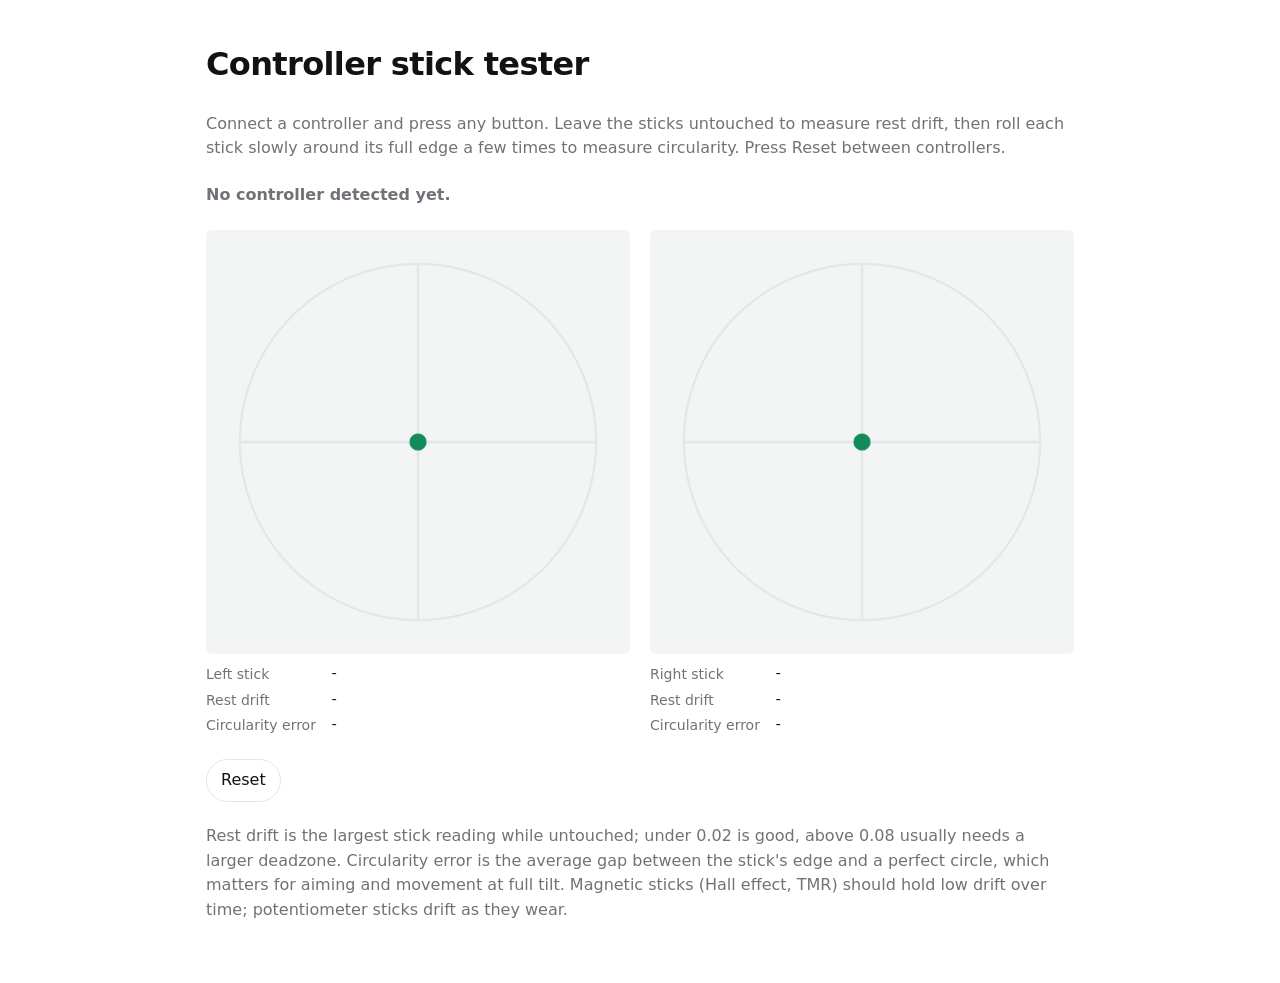
<file: tools/gamepad-stick-tester/index.html>
<!doctype html>
<html lang="en">
<head>
<meta charset="utf-8">
<meta name="viewport" content="width=device-width, initial-scale=1">
<title>Controller Stick Tester</title>
<meta name="description" content="Check a game controller's stick drift at rest and circularity in the browser. Works with Hall effect, TMR and potentiometer sticks.">
<style>
:root { --bg: #fff; --fg: #111213; --muted: #6f7378; --line: #e4e5e6; --tile: #f3f4f4; --accent: #128a5c; --warn: #c2410c; color-scheme: light; }
@media (prefers-color-scheme: dark) { :root { --bg: #0d0e0f; --fg: #f1f1ef; --muted: #9a9ea3; --line: #25282b; --tile: #17191b; --accent: #45c993; --warn: #fb923c; color-scheme: dark; } }
* { box-sizing: border-box; }
body { margin: 0; background: var(--bg); color: var(--fg); font: 16px/1.55 system-ui, sans-serif; }
main { max-width: 900px; margin: 0 auto; padding: 40px 16px 60px; display: grid; gap: 22px; }
h1 { margin: 0; font-weight: 600; letter-spacing: -0.02em; }
p { margin: 0; color: var(--muted); }
.sticks { display: grid; grid-template-columns: repeat(2, minmax(0, 1fr)); gap: 20px; }
.stick { display: grid; gap: 10px; }
canvas { width: 100%; aspect-ratio: 1; background: var(--tile); border-radius: 6px; }
dl { margin: 0; display: grid; grid-template-columns: auto 1fr; gap: 4px 14px; font-size: 14px; }
dt { color: var(--muted); }
dd { margin: 0; font-family: ui-monospace, Consolas, monospace; font-variant-numeric: tabular-nums; }
button { font: inherit; padding: 8px 14px; border-radius: 999px; border: 1px solid var(--line); background: var(--bg); color: var(--fg); cursor: pointer; width: max-content; }
#status { font-weight: 600; }
@media (max-width: 560px) { .sticks { grid-template-columns: 1fr; } }
</style>
</head>
<body>
<main>
  <h1>Controller stick tester</h1>
  <p>Connect a controller and press any button. Leave the sticks untouched to measure rest drift, then roll each stick slowly around its full edge a few times to measure circularity. Press Reset between controllers.</p>
  <p id="status">No controller detected yet.</p>
  <div class="sticks">
    <div class="stick"><canvas id="c0" width="600" height="600" aria-label="Left stick"></canvas>
      <dl><dt>Left stick</dt><dd id="v0">-</dd><dt>Rest drift</dt><dd id="d0">-</dd><dt>Circularity error</dt><dd id="r0">-</dd></dl></div>
    <div class="stick"><canvas id="c1" width="600" height="600" aria-label="Right stick"></canvas>
      <dl><dt>Right stick</dt><dd id="v1">-</dd><dt>Rest drift</dt><dd id="d1">-</dd><dt>Circularity error</dt><dd id="r1">-</dd></dl></div>
  </div>
  <button type="button" id="reset">Reset</button>
  <p>Rest drift is the largest stick reading while untouched; under 0.02 is good, above 0.08 usually needs a larger deadzone. Circularity error is the average gap between the stick's edge and a perfect circle, which matters for aiming and movement at full tilt. Magnetic sticks (Hall effect, TMR) should hold low drift over time; potentiometer sticks drift as they wear.</p>
</main>
<script>
(function () {
  var trails = [[], []], drift = [0, 0], moved = [false, false];
  var bins = [new Array(72).fill(0), new Array(72).fill(0)];
  document.getElementById("reset").addEventListener("click", function () {
    trails = [[], []]; drift = [0, 0]; moved = [false, false]; bins = [new Array(72).fill(0), new Array(72).fill(0)];
  });
  function css(n) { return getComputedStyle(document.documentElement).getPropertyValue(n); }
  function draw(i, x, y) {
    var cv = document.getElementById("c" + i), cx = cv.getContext("2d"), s = cv.width, r = s * 0.42, c = s / 2;
    cx.clearRect(0, 0, s, s);
    cx.strokeStyle = css("--line"); cx.lineWidth = 3;
    cx.beginPath(); cx.arc(c, c, r, 0, Math.PI * 2); cx.stroke();
    cx.beginPath(); cx.moveTo(c - r, c); cx.lineTo(c + r, c); cx.moveTo(c, c - r); cx.lineTo(c, c + r); cx.stroke();
    cx.fillStyle = css("--muted");
    trails[i].forEach(function (p) { cx.fillRect(c + p[0] * r - 1.5, c + p[1] * r - 1.5, 3, 3); });
    cx.fillStyle = css("--accent");
    cx.beginPath(); cx.arc(c + x * r, c + y * r, 12, 0, Math.PI * 2); cx.fill();
  }
  function loop() {
    var pads = navigator.getGamepads ? navigator.getGamepads() : [];
    var gp = null;
    for (var k = 0; k < pads.length; k++) if (pads[k]) { gp = pads[k]; break; }
    if (gp) {
      document.getElementById("status").textContent = "Connected: " + gp.id;
      for (var i = 0; i < 2; i++) {
        var x = gp.axes[i * 2] || 0, y = gp.axes[i * 2 + 1] || 0, m = Math.hypot(x, y);
        if (m > 0.3) moved[i] = true;
        if (!moved[i]) drift[i] = Math.max(drift[i], m);
        if (m > 0.05) { trails[i].push([x, y]); if (trails[i].length > 3000) trails[i].shift(); }
        if (m > 0.7) { var b = Math.floor(((Math.atan2(y, x) + Math.PI) / (Math.PI * 2)) * 72) % 72; bins[i][b] = Math.max(bins[i][b], m); }
        var filled = bins[i].filter(function (v) { return v > 0; });
        var err = filled.length > 36 ? filled.reduce(function (a, v) { return a + Math.abs(1 - Math.min(v, 1.5)); }, 0) / filled.length : null;
        document.getElementById("v" + i).textContent = x.toFixed(3) + ", " + y.toFixed(3);
        document.getElementById("d" + i).textContent = moved[i] ? drift[i].toFixed(3) + " (measured before first move)" : drift[i].toFixed(3) + " (measuring)";
        document.getElementById("r" + i).textContent = err === null ? "roll the stick around its edge" : (err * 100).toFixed(1) + "%";
        draw(i, x, y);
      }
    }
    requestAnimationFrame(loop);
  }
  draw(0, 0, 0); draw(1, 0, 0);
  requestAnimationFrame(loop);
})();
</script>
</body>
</html>
</file>
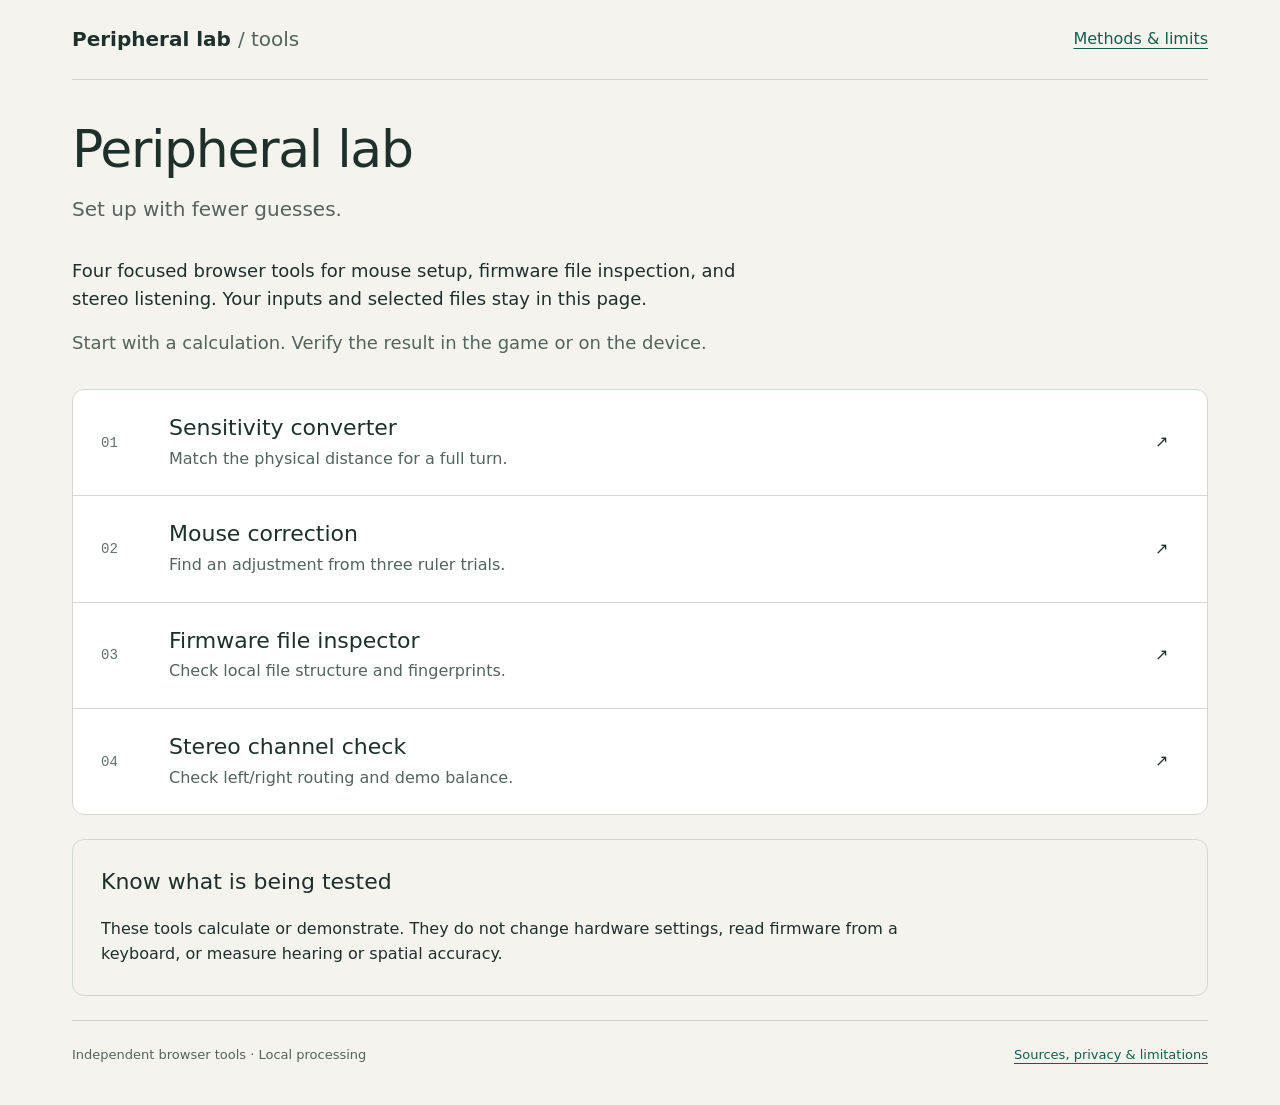
<file: tools/peripheral-lab/index.html>
<!doctype html>
<html lang="en-US"><head><meta charset="utf-8"><meta name="viewport" content="width=device-width,initial-scale=1"><meta name="description" content="Set up with fewer guesses."><title>Peripheral lab | Peripheral lab</title><link rel="icon" href="data:,"><link rel="stylesheet" href="style.css"></head>
<body data-page="index"><a class="skip" href="#main">Skip to content</a><header class="site-header"><a class="wordmark" href="index.html">Peripheral lab <span>/ tools</span></a><a href="sources.html">Methods &amp; limits</a></header><main id="main"><noscript><section><p>JavaScript is required for calculations, file inspection, and audio. Enable it in this browser to use the tools. Methods and source links remain readable.</p></section></noscript><div class="page-heading"><h1>Peripheral lab</h1><p>Set up with fewer guesses.</p></div><section class="intro"><p>Four focused browser tools for mouse setup, firmware file inspection, and stereo listening. Your inputs and selected files stay in this page.</p><p class="muted">Start with a calculation. Verify the result in the game or on the device.</p></section><section class="tool-list" aria-label="Available tools"><a class="tool-row" href="sensitivity.html"><span class="tool-number">01</span><div><h2>Sensitivity converter</h2><p>Match the physical distance for a full turn.</p></div><span aria-hidden="true">↗</span></a><a class="tool-row" href="calibration.html"><span class="tool-number">02</span><div><h2>Mouse correction</h2><p>Find an adjustment from three ruler trials.</p></div><span aria-hidden="true">↗</span></a><a class="tool-row" href="firmware.html"><span class="tool-number">03</span><div><h2>Firmware file inspector</h2><p>Check local file structure and fingerprints.</p></div><span aria-hidden="true">↗</span></a><a class="tool-row" href="stereo.html"><span class="tool-number">04</span><div><h2>Stereo channel check</h2><p>Check left/right routing and demo balance.</p></div><span aria-hidden="true">↗</span></a></section><section class="note"><h2>Know what is being tested</h2><p>These tools calculate or demonstrate. They do not change hardware settings, read firmware from a keyboard, or measure hearing or spatial accuracy.</p></section></main><footer><span>Independent browser tools · Local processing</span><a href="sources.html">Sources, privacy &amp; limitations</a></footer><script src="core.js" defer></script><script src="app.js" defer></script></body></html>
</file>
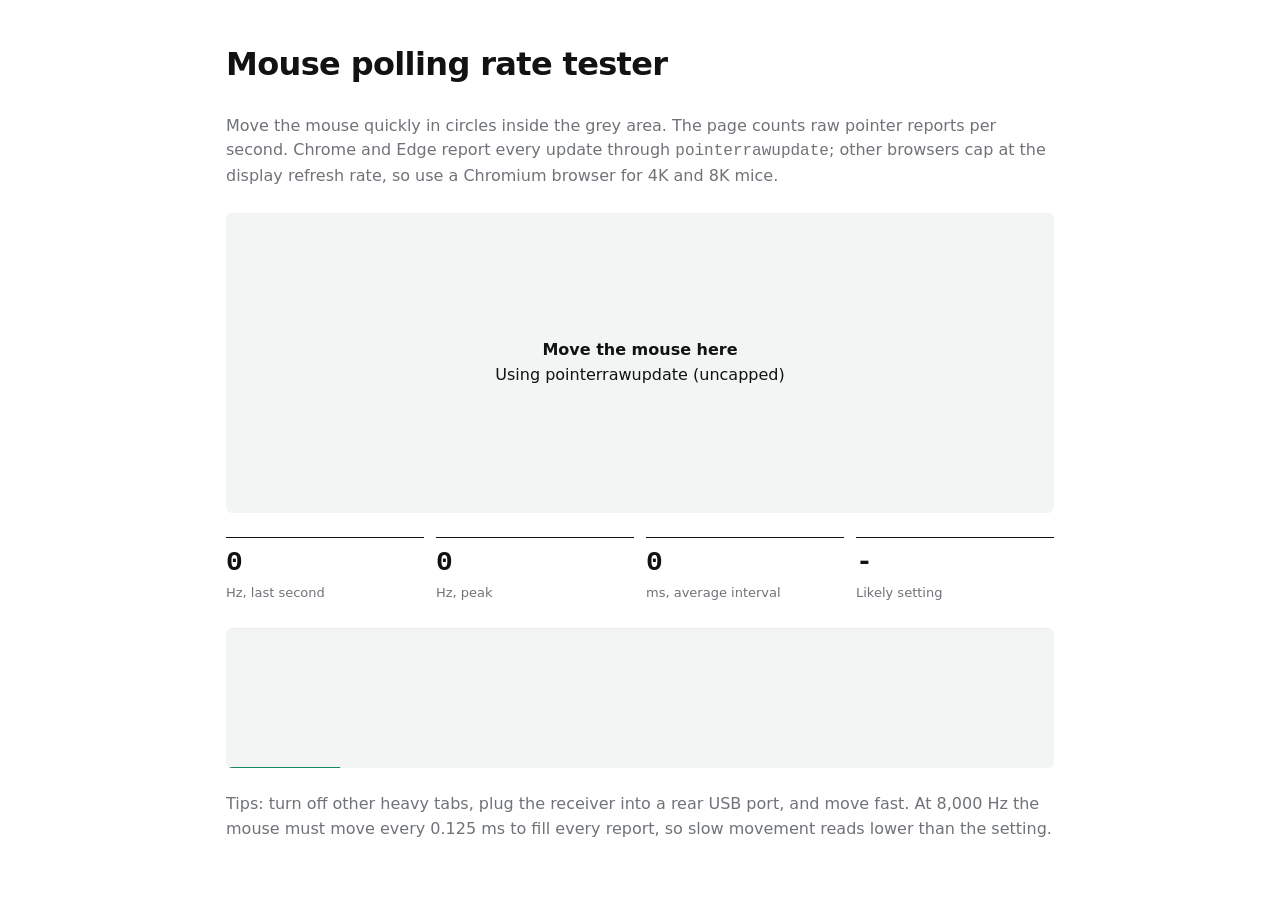
<file: tools/polling-rate-tester/index.html>
<!doctype html>
<html lang="en">
<head>
<meta charset="utf-8">
<meta name="viewport" content="width=device-width, initial-scale=1">
<title>Mouse Polling Rate Tester</title>
<meta name="description" content="Measure your mouse's real polling rate (1000, 4000 or 8000 Hz) in the browser. Single file, no tracking.">
<style>
:root { --bg: #fff; --fg: #111213; --muted: #6f7378; --line: #e4e5e6; --tile: #f3f4f4; --accent: #128a5c; color-scheme: light; }
@media (prefers-color-scheme: dark) { :root { --bg: #0d0e0f; --fg: #f1f1ef; --muted: #9a9ea3; --line: #25282b; --tile: #17191b; --accent: #45c993; color-scheme: dark; } }
* { box-sizing: border-box; }
body { margin: 0; background: var(--bg); color: var(--fg); font: 16px/1.55 system-ui, sans-serif; }
main { max-width: 860px; margin: 0 auto; padding: 40px 16px 60px; display: grid; gap: 24px; }
h1 { margin: 0; font-weight: 600; letter-spacing: -0.02em; }
p { margin: 0; color: var(--muted); }
#pad { height: 300px; border-radius: 6px; background: var(--tile); display: grid; place-items: center; text-align: center; cursor: crosshair; user-select: none; touch-action: none; }
.stats { display: grid; grid-template-columns: repeat(4, minmax(0, 1fr)); gap: 12px; }
.stats div { border-top: 1px solid var(--fg); padding-top: 8px; }
.stats b { display: block; font: 600 28px/1.2 ui-monospace, Consolas, monospace; font-variant-numeric: tabular-nums; }
.stats span { font-size: 13px; color: var(--muted); }
canvas { width: 100%; height: 140px; background: var(--tile); border-radius: 6px; }
@media (max-width: 560px) { .stats { grid-template-columns: repeat(2, minmax(0, 1fr)); } }
</style>
</head>
<body>
<main>
  <h1>Mouse polling rate tester</h1>
  <p>Move the mouse quickly in circles inside the grey area. The page counts raw pointer reports per second. Chrome and Edge report every update through <code>pointerrawupdate</code>; other browsers cap at the display refresh rate, so use a Chromium browser for 4K and 8K mice.</p>
  <div id="pad"><div><strong>Move the mouse here</strong><br><span id="api"></span></div></div>
  <div class="stats">
    <div><b id="now">0</b><span>Hz, last second</span></div>
    <div><b id="peak">0</b><span>Hz, peak</span></div>
    <div><b id="avg">0</b><span>ms, average interval</span></div>
    <div><b id="guess">-</b><span>Likely setting</span></div>
  </div>
  <canvas id="chart" width="1600" height="280" aria-label="Reports per second over the last 30 seconds"></canvas>
  <p>Tips: turn off other heavy tabs, plug the receiver into a rear USB port, and move fast. At 8,000 Hz the mouse must move every 0.125 ms to fill every report, so slow movement reads lower than the setting.</p>
</main>
<script>
(function () {
  var pad = document.getElementById("pad");
  var raw = "onpointerrawupdate" in pad;
  document.getElementById("api").textContent = raw ? "Using pointerrawupdate (uncapped)" : "Using pointermove (capped by your browser)";
  var stamps = [], history = [], peak = 0, lastT = 0, gaps = [];
  function onMove(e) {
    var t = e.timeStamp;
    if (lastT) { var g = t - lastT; if (g > 0 && g < 50) { gaps.push(g); if (gaps.length > 4000) gaps.shift(); } }
    lastT = t; stamps.push(t);
  }
  pad.addEventListener(raw ? "pointerrawupdate" : "pointermove", onMove);
  var levels = [125, 250, 500, 1000, 2000, 4000, 8000];
  function guess(hz) { if (hz < 60) return "-"; var best = levels[0]; levels.forEach(function (l) { if (Math.abs(l - hz) < Math.abs(best - hz)) best = l; }); return best >= 1000 ? best / 1000 + "K" : String(best); }
  var cv = document.getElementById("chart"), cx = cv.getContext("2d");
  function draw() {
    var css = getComputedStyle(document.documentElement);
    cx.clearRect(0, 0, cv.width, cv.height);
    var max = Math.max(1000, peak * 1.15);
    cx.strokeStyle = css.getPropertyValue("--line"); cx.lineWidth = 2;
    [1000, 4000, 8000].forEach(function (l) { if (l > max) return; var y = cv.height - l / max * cv.height; cx.beginPath(); cx.moveTo(0, y); cx.lineTo(cv.width, y); cx.stroke(); });
    cx.strokeStyle = css.getPropertyValue("--accent"); cx.lineWidth = 4; cx.beginPath();
    history.forEach(function (v, i) { var x = i / 29 * cv.width, y = cv.height - v / max * cv.height; i ? cx.lineTo(x, y) : cx.moveTo(x, y); });
    cx.stroke();
  }
  setInterval(function () {
    var now = performance.now();
    while (stamps.length && stamps[0] < now - 1000) stamps.shift();
    var hz = stamps.length; peak = Math.max(peak, hz);
    history.push(hz); if (history.length > 30) history.shift();
    var avg = gaps.length ? gaps.reduce(function (a, b) { return a + b; }, 0) / gaps.length : 0;
    document.getElementById("now").textContent = hz;
    document.getElementById("peak").textContent = peak;
    document.getElementById("avg").textContent = avg ? avg.toFixed(3) : "0";
    document.getElementById("guess").textContent = guess(peak);
    draw();
  }, 250);
})();
</script>
</body>
</html>
</file>
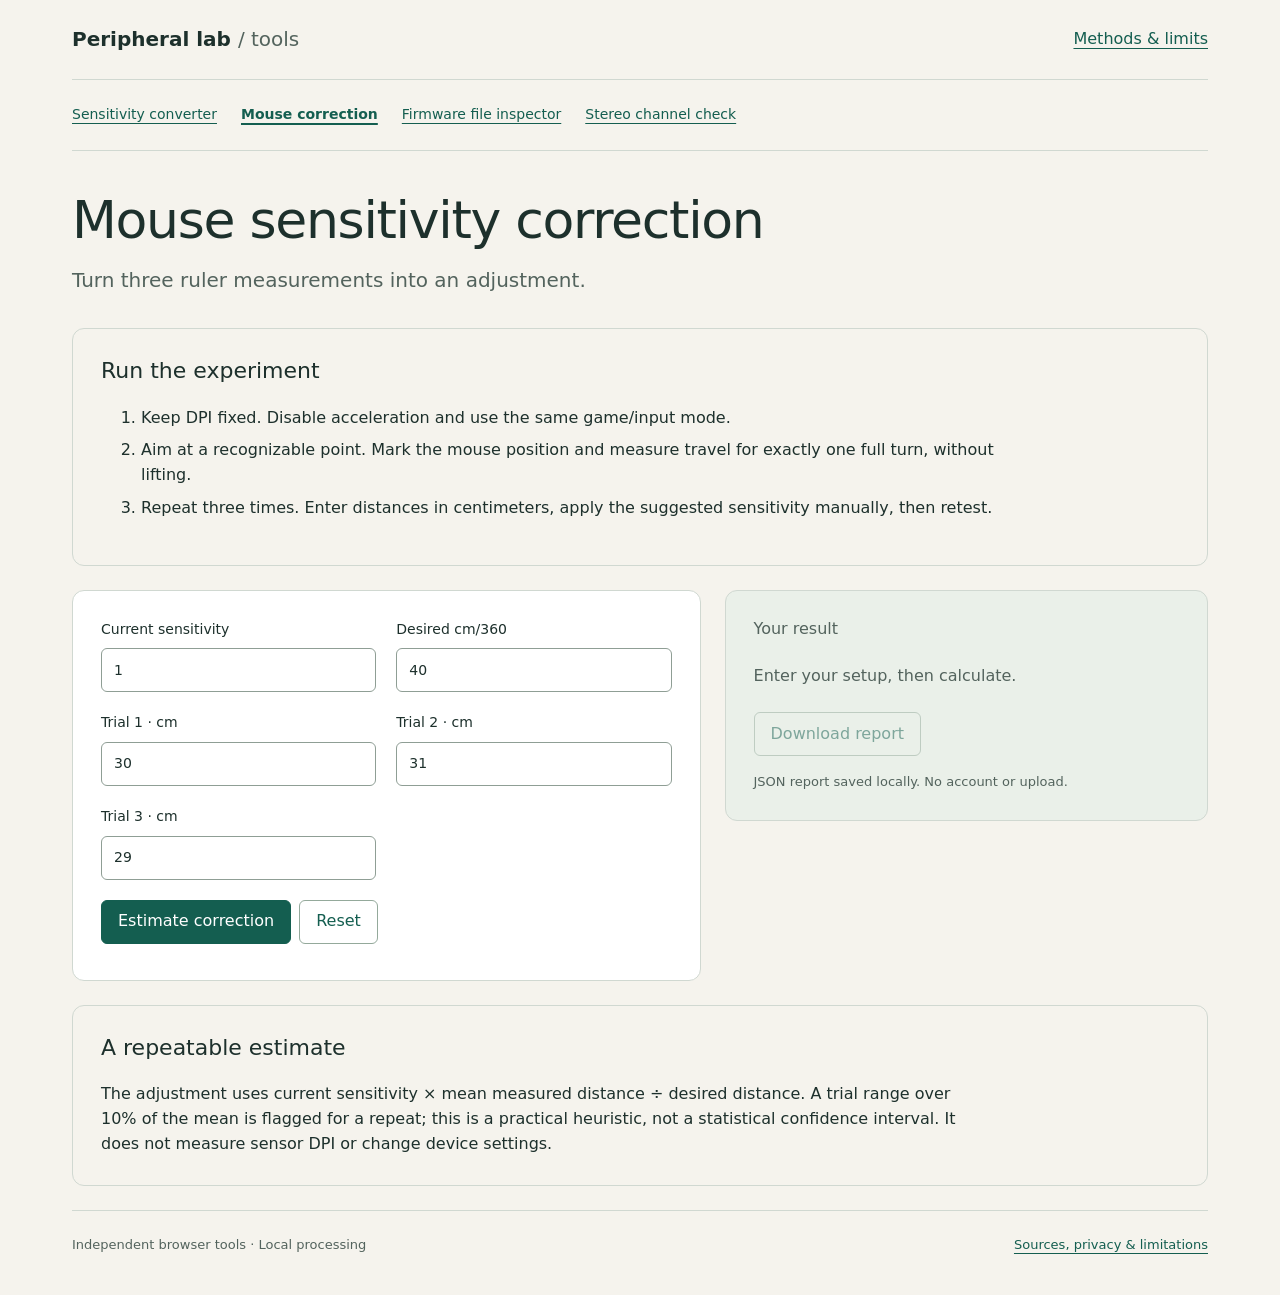
<file: tools/peripheral-lab/calibration.html>
<!doctype html>
<html lang="en-US"><head><meta charset="utf-8"><meta name="viewport" content="width=device-width,initial-scale=1"><meta name="description" content="Turn three ruler measurements into an adjustment."><title>Mouse sensitivity correction | Peripheral lab</title><link rel="icon" href="data:,"><link rel="stylesheet" href="style.css"></head>
<body data-page="calibration"><a class="skip" href="#main">Skip to content</a><header class="site-header"><a class="wordmark" href="index.html">Peripheral lab <span>/ tools</span></a><a href="sources.html">Methods &amp; limits</a></header><nav aria-label="Tools"><a href="sensitivity.html" >Sensitivity converter</a><a href="calibration.html" aria-current="page">Mouse correction</a><a href="firmware.html" >Firmware file inspector</a><a href="stereo.html" >Stereo channel check</a></nav><main id="main"><noscript><section><p>JavaScript is required for calculations, file inspection, and audio. Enable it in this browser to use the tools. Methods and source links remain readable.</p></section></noscript><div class="page-heading"><h1>Mouse sensitivity correction</h1><p>Turn three ruler measurements into an adjustment.</p></div><section class="note"><h2>Run the experiment</h2><ol><li>Keep DPI fixed. Disable acceleration and use the same game/input mode.</li><li>Aim at a recognizable point. Mark the mouse position and measure travel for exactly one full turn, without lifting.</li><li>Repeat three times. Enter distances in centimeters, apply the suggested sensitivity manually, then retest.</li></ol></section><div class="workbench"><section><form id="calibrator" novalidate><div class="fields"><label for="current">Current sensitivity<input id="current" name="current" type="number" inputmode="decimal" step="any" value="1" ></label><label for="desired">Desired cm/360<input id="desired" name="desired" type="number" inputmode="decimal" step="any" value="40" ></label><label for="trial1">Trial 1 · cm<input id="trial1" name="trial1" type="number" inputmode="decimal" step="any" value="30" ></label><label for="trial2">Trial 2 · cm<input id="trial2" name="trial2" type="number" inputmode="decimal" step="any" value="31" ></label><label for="trial3">Trial 3 · cm<input id="trial3" name="trial3" type="number" inputmode="decimal" step="any" value="29" ></label></div><button type="submit">Estimate correction</button><button class="secondary" type="reset">Reset</button></form></section><aside class="result-panel" aria-labelledby="result-heading"><h2 id="result-heading">Your result</h2><div id="result" role="status" aria-live="polite" aria-atomic="true"><p class="muted">Enter your setup, then calculate.</p></div><button class="secondary" id="download" type="button" disabled>Download report</button><small>JSON report saved locally. No account or upload.</small></aside></div><section class="note"><h2>A repeatable estimate</h2><p>The adjustment uses current sensitivity × mean measured distance ÷ desired distance. A trial range over 10% of the mean is flagged for a repeat; this is a practical heuristic, not a statistical confidence interval. It does not measure sensor DPI or change device settings.</p></section></main><footer><span>Independent browser tools · Local processing</span><a href="sources.html">Sources, privacy &amp; limitations</a></footer><script src="core.js" defer></script><script src="app.js" defer></script></body></html>
</file>
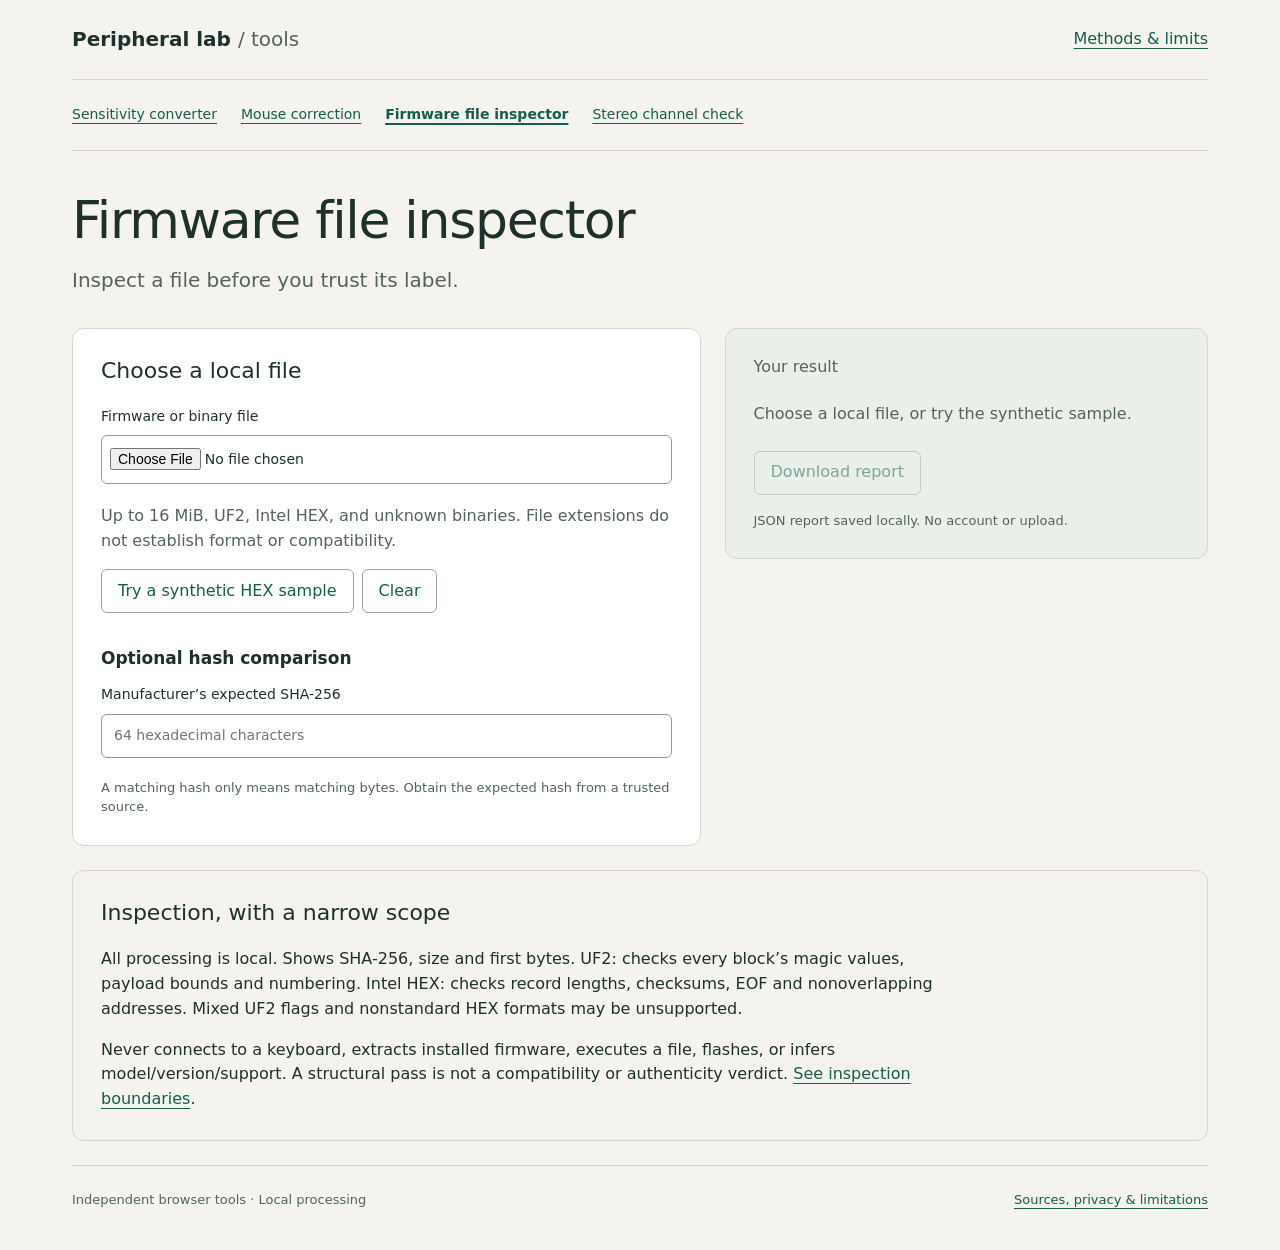
<file: tools/peripheral-lab/firmware.html>
<!doctype html>
<html lang="en-US"><head><meta charset="utf-8"><meta name="viewport" content="width=device-width,initial-scale=1"><meta name="description" content="Inspect a file before you trust its label."><title>Firmware file inspector | Peripheral lab</title><link rel="icon" href="data:,"><link rel="stylesheet" href="style.css"></head>
<body data-page="firmware"><a class="skip" href="#main">Skip to content</a><header class="site-header"><a class="wordmark" href="index.html">Peripheral lab <span>/ tools</span></a><a href="sources.html">Methods &amp; limits</a></header><nav aria-label="Tools"><a href="sensitivity.html" >Sensitivity converter</a><a href="calibration.html" >Mouse correction</a><a href="firmware.html" aria-current="page">Firmware file inspector</a><a href="stereo.html" >Stereo channel check</a></nav><main id="main"><noscript><section><p>JavaScript is required for calculations, file inspection, and audio. Enable it in this browser to use the tools. Methods and source links remain readable.</p></section></noscript><div class="page-heading"><h1>Firmware file inspector</h1><p>Inspect a file before you trust its label.</p></div><div class="workbench"><section><h2>Choose a local file</h2><label for="file">Firmware or binary file<input id="file" type="file" aria-describedby="file-help"></label><p id="file-help" class="muted">Up to 16 MiB. UF2, Intel HEX, and unknown binaries. File extensions do not establish format or compatibility.</p><button class="secondary" id="sample" type="button">Try a synthetic HEX sample</button><button class="secondary" id="clear" type="button">Clear</button><h3>Optional hash comparison</h3><label for="expected">Manufacturer’s expected SHA-256<input id="expected" type="text" maxlength="64" spellcheck="false" autocomplete="off" placeholder="64 hexadecimal characters"></label><small>A matching hash only means matching bytes. Obtain the expected hash from a trusted source.</small></section><aside class="result-panel" aria-labelledby="result-heading"><h2 id="result-heading">Your result</h2><div id="result" role="status" aria-live="polite" aria-atomic="true"><p class="muted">Enter your setup, then calculate.</p></div><button class="secondary" id="download" type="button" disabled>Download report</button><small>JSON report saved locally. No account or upload.</small></aside></div><section class="note"><h2>Inspection, with a narrow scope</h2><p>All processing is local. Shows SHA-256, size and first bytes. UF2: checks every block’s magic values, payload bounds and numbering. Intel HEX: checks record lengths, checksums, EOF and nonoverlapping addresses. Mixed UF2 flags and nonstandard HEX formats may be unsupported.</p><p>Never connects to a keyboard, extracts installed firmware, executes a file, flashes, or infers model/version/support. A structural pass is not a compatibility or authenticity verdict. <a href="sources.html#firmware">See inspection boundaries</a>.</p></section></main><footer><span>Independent browser tools · Local processing</span><a href="sources.html">Sources, privacy &amp; limitations</a></footer><script src="core.js" defer></script><script src="app.js" defer></script></body></html>
</file>
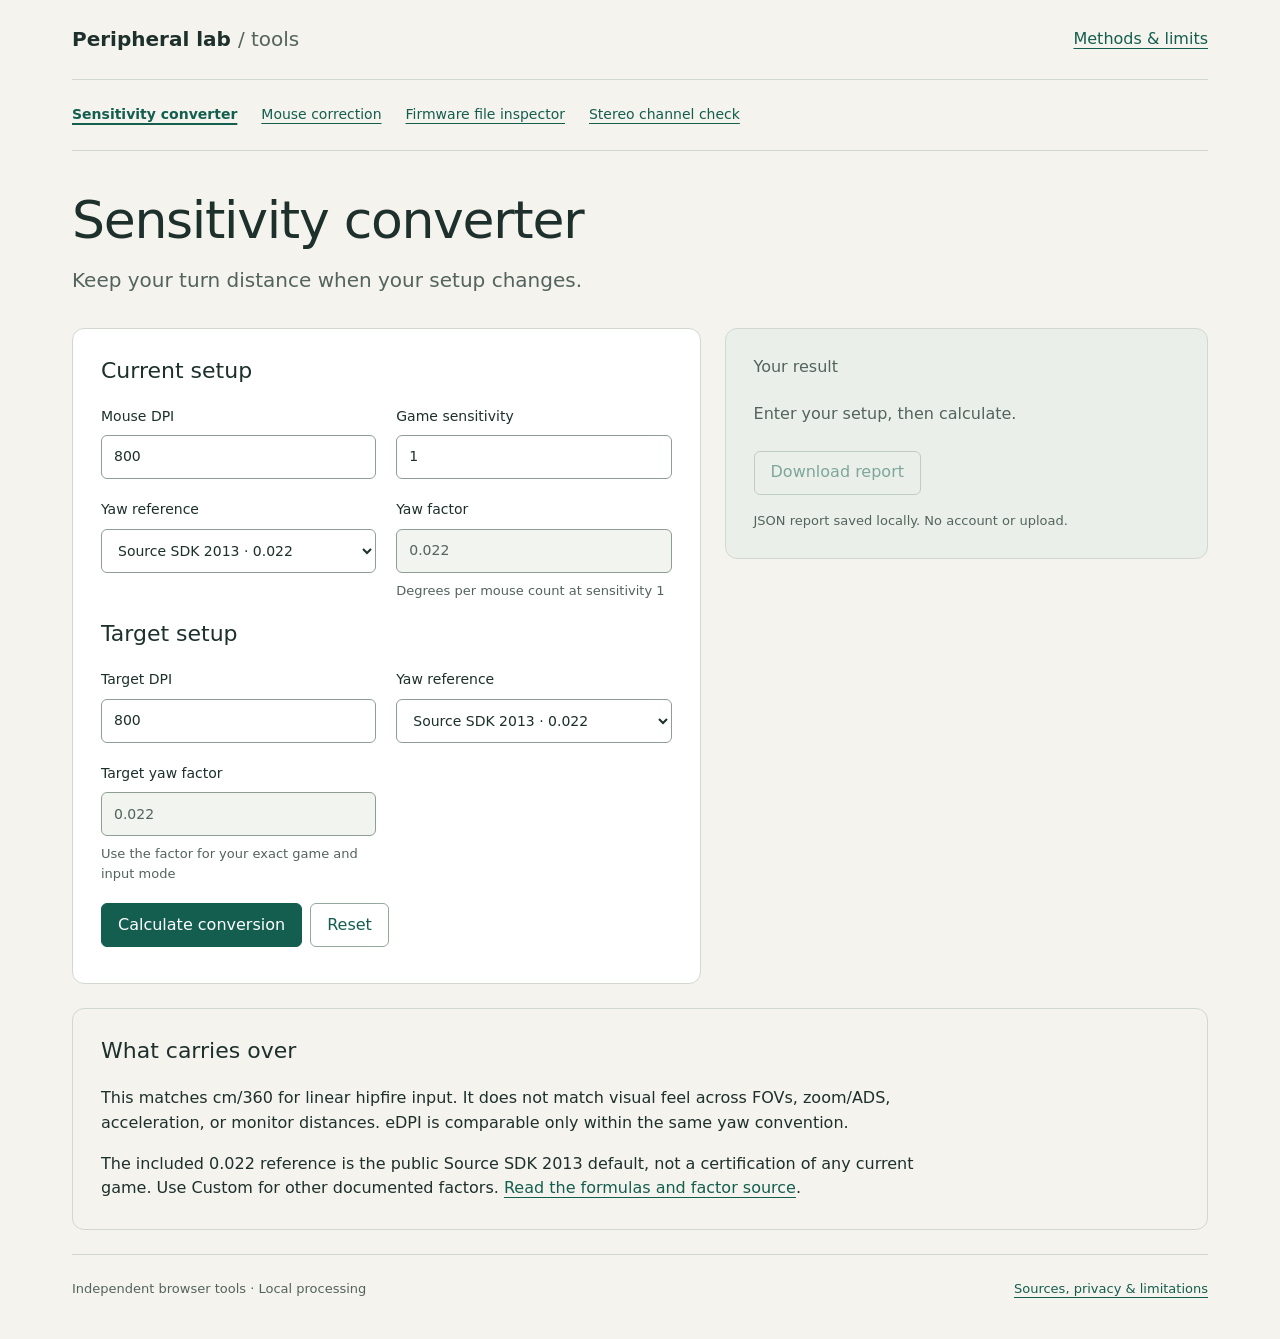
<file: tools/peripheral-lab/sensitivity.html>
<!doctype html>
<html lang="en-US"><head><meta charset="utf-8"><meta name="viewport" content="width=device-width,initial-scale=1"><meta name="description" content="Keep your turn distance when your setup changes."><title>Sensitivity converter | Peripheral lab</title><link rel="icon" href="data:,"><link rel="stylesheet" href="style.css"></head>
<body data-page="sensitivity"><a class="skip" href="#main">Skip to content</a><header class="site-header"><a class="wordmark" href="index.html">Peripheral lab <span>/ tools</span></a><a href="sources.html">Methods &amp; limits</a></header><nav aria-label="Tools"><a href="sensitivity.html" aria-current="page">Sensitivity converter</a><a href="calibration.html" >Mouse correction</a><a href="firmware.html" >Firmware file inspector</a><a href="stereo.html" >Stereo channel check</a></nav><main id="main"><noscript><section><p>JavaScript is required for calculations, file inspection, and audio. Enable it in this browser to use the tools. Methods and source links remain readable.</p></section></noscript><div class="page-heading"><h1>Sensitivity converter</h1><p>Keep your turn distance when your setup changes.</p></div><div class="workbench"><section><form id="converter" novalidate><h2>Current setup</h2><div class="fields"><label for="dpi">Mouse DPI<input id="dpi" name="dpi" type="number" inputmode="decimal" step="any" value="800" ></label><label for="sens">Game sensitivity<input id="sens" name="sens" type="number" inputmode="decimal" step="any" value="1" ></label><label for="sourcePreset">Yaw reference<select id="sourcePreset"><option value="source">Source SDK 2013 · 0.022</option><option value="custom">Custom verified factor</option></select></label><label for="yaw">Yaw factor<input id="yaw" name="yaw" type="number" inputmode="decimal" step="any" value="0.022" ><small>Degrees per mouse count at sensitivity 1</small></label></div><h2>Target setup</h2><div class="fields"><label for="targetDpi">Target DPI<input id="targetDpi" name="targetDpi" type="number" inputmode="decimal" step="any" value="800" ></label><label for="targetPreset">Yaw reference<select id="targetPreset"><option value="source">Source SDK 2013 · 0.022</option><option value="custom">Custom verified factor</option></select></label><label for="targetYaw">Target yaw factor<input id="targetYaw" name="targetYaw" type="number" inputmode="decimal" step="any" value="0.022" ><small>Use the factor for your exact game and input mode</small></label></div><button type="submit">Calculate conversion</button><button class="secondary" type="reset">Reset</button></form></section><aside class="result-panel" aria-labelledby="result-heading"><h2 id="result-heading">Your result</h2><div id="result" role="status" aria-live="polite" aria-atomic="true"><p class="muted">Enter your setup, then calculate.</p></div><button class="secondary" id="download" type="button" disabled>Download report</button><small>JSON report saved locally. No account or upload.</small></aside></div><section class="note"><h2>What carries over</h2><p>This matches cm/360 for linear hipfire input. It does not match visual feel across FOVs, zoom/ADS, acceleration, or monitor distances. eDPI is comparable only within the same yaw convention.</p><p>The included 0.022 reference is the public Source SDK 2013 default, not a certification of any current game. Use Custom for other documented factors. <a href="sources.html#mouse">Read the formulas and factor source</a>.</p></section></main><footer><span>Independent browser tools · Local processing</span><a href="sources.html">Sources, privacy &amp; limitations</a></footer><script src="core.js" defer></script><script src="app.js" defer></script></body></html>
</file>
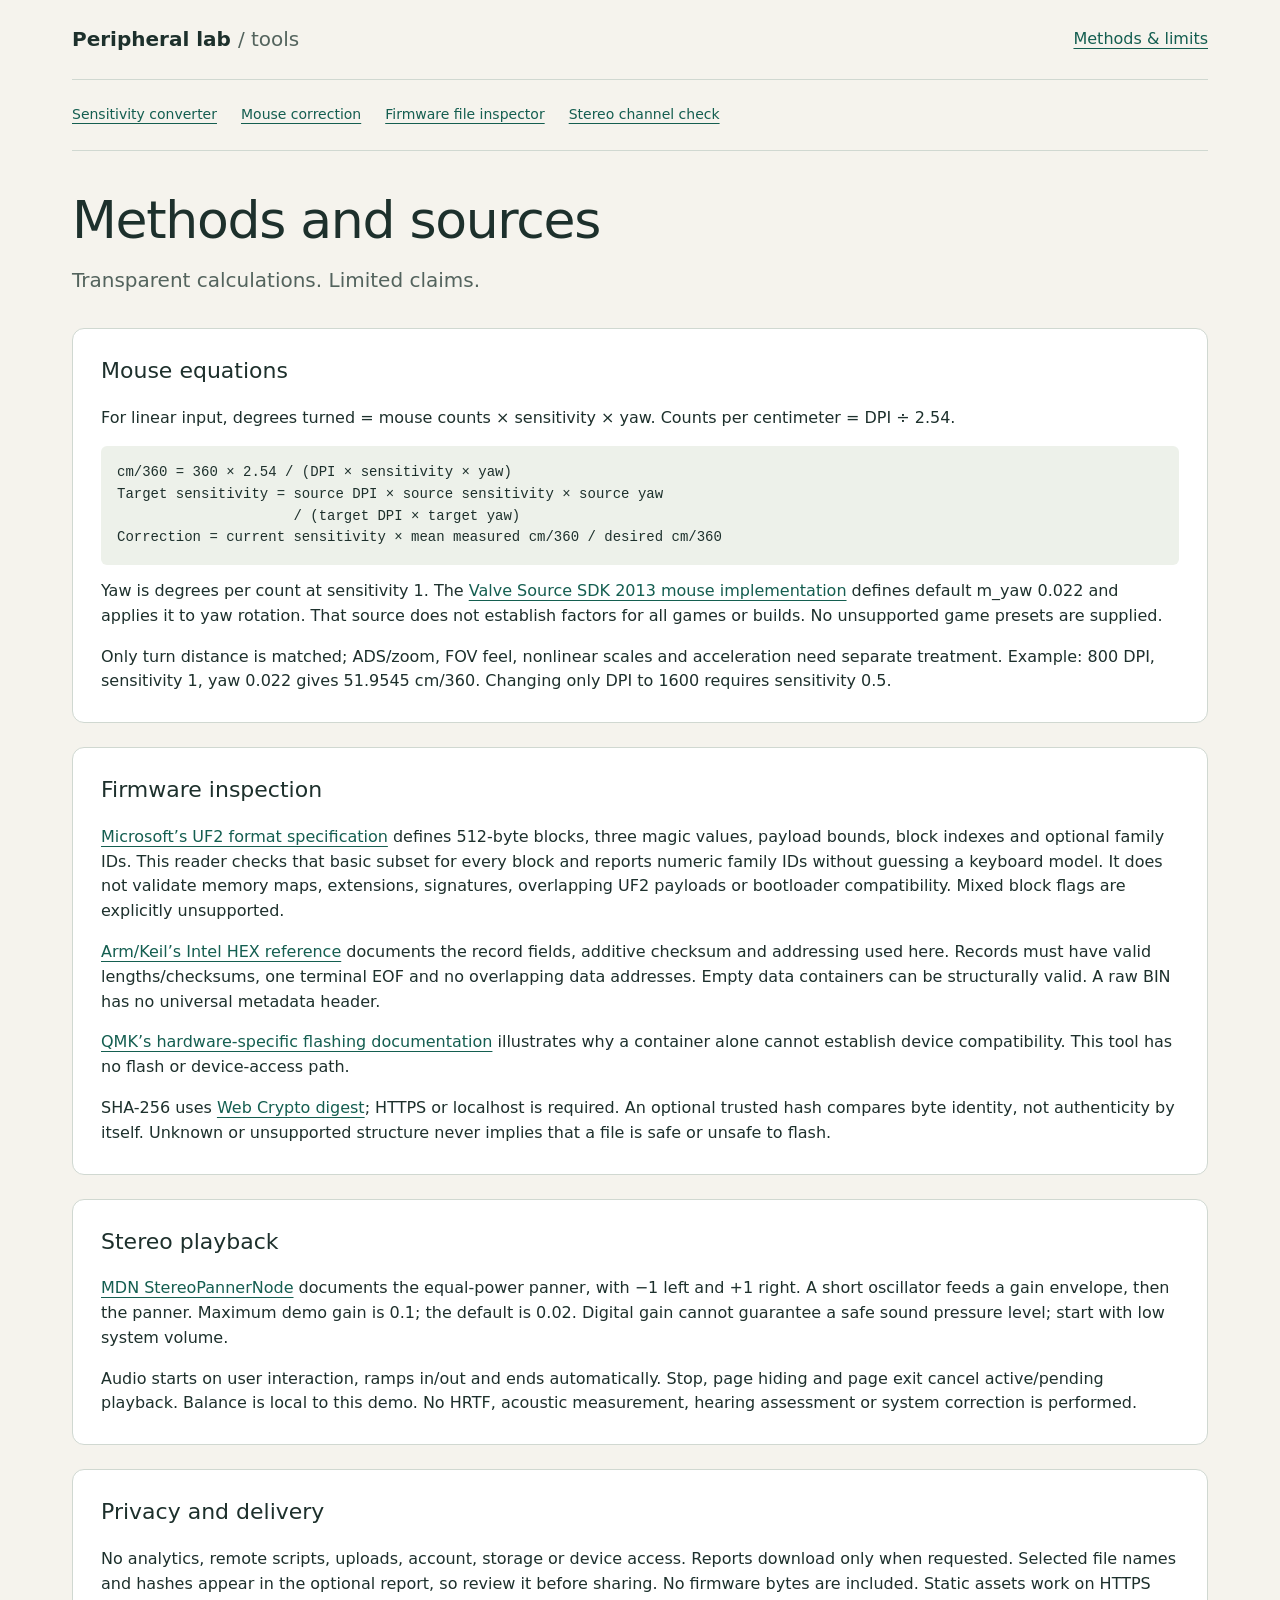
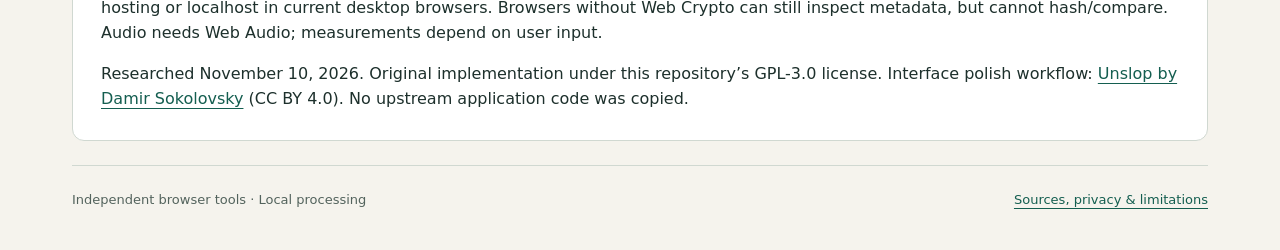
<file: tools/peripheral-lab/sources.html>
<!doctype html>
<html lang="en-US"><head><meta charset="utf-8"><meta name="viewport" content="width=device-width,initial-scale=1"><meta name="description" content="Transparent calculations. Limited claims."><title>Methods and sources | Peripheral lab</title><link rel="icon" href="data:,"><link rel="stylesheet" href="style.css"></head>
<body data-page="sources"><a class="skip" href="#main">Skip to content</a><header class="site-header"><a class="wordmark" href="index.html">Peripheral lab <span>/ tools</span></a><a href="sources.html">Methods &amp; limits</a></header><nav aria-label="Tools"><a href="sensitivity.html" >Sensitivity converter</a><a href="calibration.html" >Mouse correction</a><a href="firmware.html" >Firmware file inspector</a><a href="stereo.html" >Stereo channel check</a></nav><main id="main"><noscript><section><p>JavaScript is required for calculations, file inspection, and audio. Enable it in this browser to use the tools. Methods and source links remain readable.</p></section></noscript><div class="page-heading"><h1>Methods and sources</h1><p>Transparent calculations. Limited claims.</p></div><section id="mouse"><h2>Mouse equations</h2><p>For linear input, degrees turned = mouse counts × sensitivity × yaw. Counts per centimeter = DPI ÷ 2.54.</p><pre>cm/360 = 360 × 2.54 / (DPI × sensitivity × yaw)
Target sensitivity = source DPI × source sensitivity × source yaw
                     / (target DPI × target yaw)
Correction = current sensitivity × mean measured cm/360 / desired cm/360</pre><p>Yaw is degrees per count at sensitivity 1. The <a href="https://github.com/ValveSoftware/source-sdk-2013/blob/master/src/game/client/in_mouse.cpp">Valve Source SDK 2013 mouse implementation</a> defines default m_yaw 0.022 and applies it to yaw rotation. That source does not establish factors for all games or builds. No unsupported game presets are supplied.</p><p>Only turn distance is matched; ADS/zoom, FOV feel, nonlinear scales and acceleration need separate treatment. Example: 800 DPI, sensitivity 1, yaw 0.022 gives 51.9545 cm/360. Changing only DPI to 1600 requires sensitivity 0.5.</p></section><section id="firmware"><h2>Firmware inspection</h2><p><a href="https://github.com/microsoft/uf2">Microsoft’s UF2 format specification</a> defines 512-byte blocks, three magic values, payload bounds, block indexes and optional family IDs. This reader checks that basic subset for every block and reports numeric family IDs without guessing a keyboard model. It does not validate memory maps, extensions, signatures, overlapping UF2 payloads or bootloader compatibility. Mixed block flags are explicitly unsupported.</p><p><a href="https://support.arm.com/documentation/ka003292/latest">Arm/Keil’s Intel HEX reference</a> documents the record fields, additive checksum and addressing used here. Records must have valid lengths/checksums, one terminal EOF and no overlapping data addresses. Empty data containers can be structurally valid. A raw BIN has no universal metadata header.</p><p><a href="https://docs.qmk.fm/flashing">QMK’s hardware-specific flashing documentation</a> illustrates why a container alone cannot establish device compatibility. This tool has no flash or device-access path.</p><p>SHA-256 uses <a href="https://developer.mozilla.org/en-US/docs/Web/API/SubtleCrypto/digest">Web Crypto digest</a>; HTTPS or localhost is required. An optional trusted hash compares byte identity, not authenticity by itself. Unknown or unsupported structure never implies that a file is safe or unsafe to flash.</p></section><section><h2>Stereo playback</h2><p><a href="https://developer.mozilla.org/en-US/docs/Web/API/StereoPannerNode">MDN StereoPannerNode</a> documents the equal-power panner, with −1 left and +1 right. A short oscillator feeds a gain envelope, then the panner. Maximum demo gain is 0.1; the default is 0.02. Digital gain cannot guarantee a safe sound pressure level; start with low system volume.</p><p>Audio starts on user interaction, ramps in/out and ends automatically. Stop, page hiding and page exit cancel active/pending playback. Balance is local to this demo. No HRTF, acoustic measurement, hearing assessment or system correction is performed.</p></section><section><h2>Privacy and delivery</h2><p>No analytics, remote scripts, uploads, account, storage or device access. Reports download only when requested. Selected file names and hashes appear in the optional report, so review it before sharing. No firmware bytes are included. Static assets work on HTTPS hosting or localhost in current desktop browsers. Browsers without Web Crypto can still inspect metadata, but cannot hash/compare. Audio needs Web Audio; measurements depend on user input.</p><p>Researched November 10, 2026. Original implementation under this repository’s GPL-3.0 license. Interface polish workflow: <a href="https://heydamir.design/unslop">Unslop by Damir Sokolovsky</a> (CC BY 4.0). No upstream application code was copied.</p></section></main><footer><span>Independent browser tools · Local processing</span><a href="sources.html">Sources, privacy &amp; limitations</a></footer><script src="core.js" defer></script><script src="app.js" defer></script></body></html>
</file>
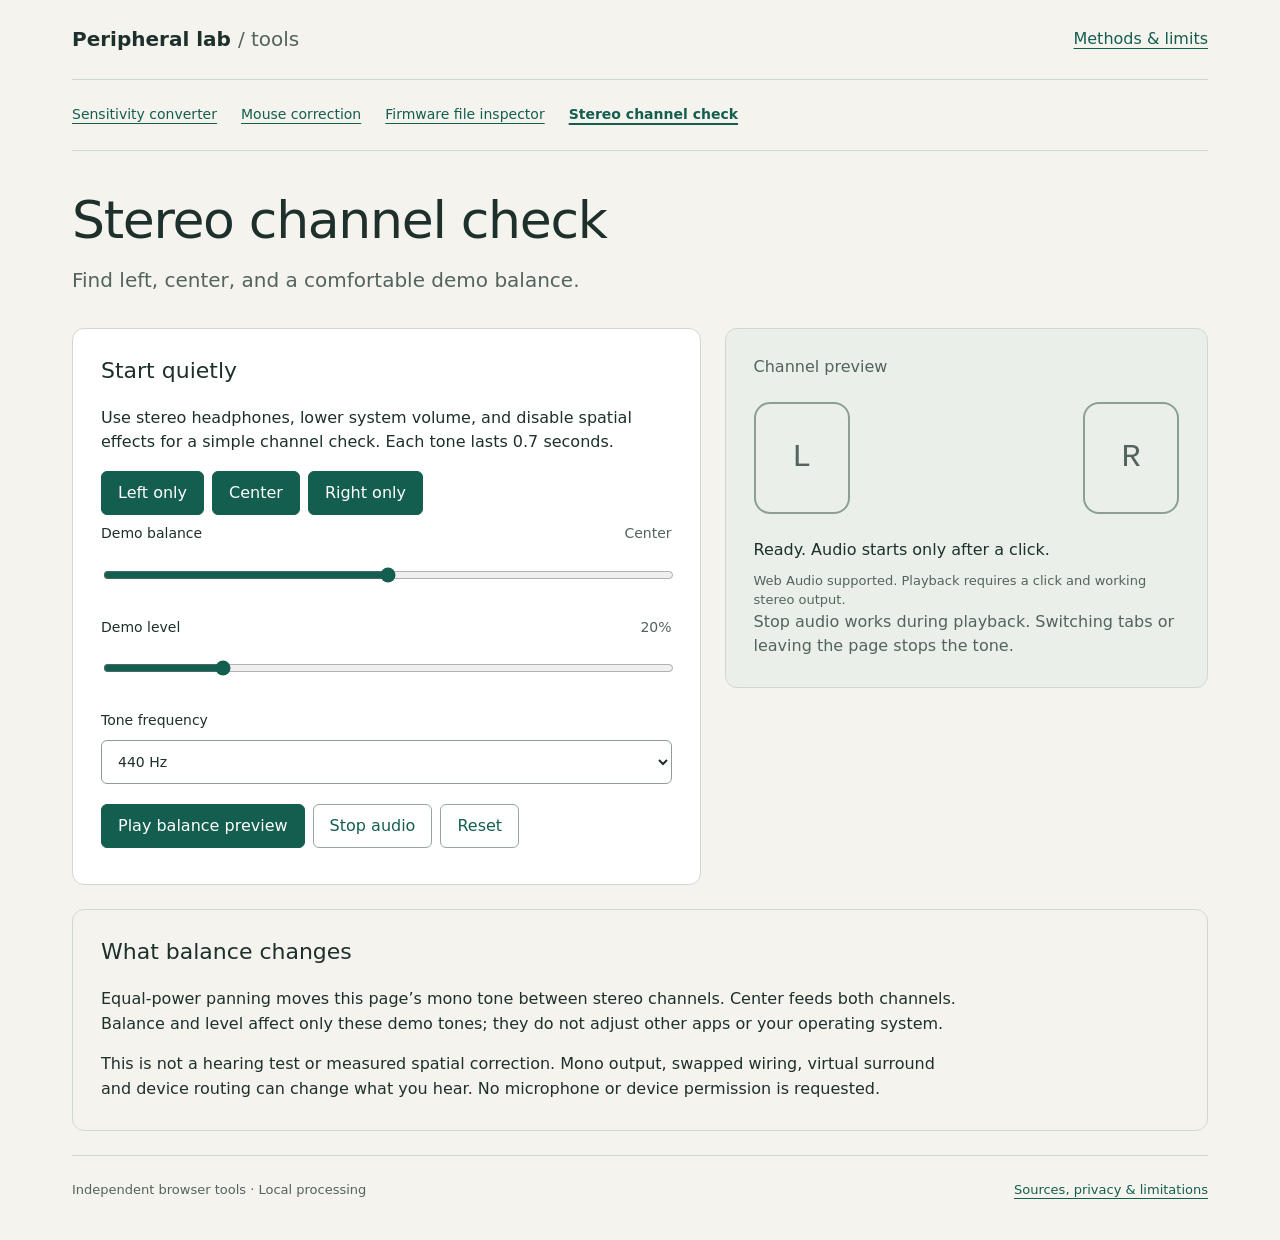
<file: tools/peripheral-lab/stereo.html>
<!doctype html>
<html lang="en-US"><head><meta charset="utf-8"><meta name="viewport" content="width=device-width,initial-scale=1"><meta name="description" content="Find left, center, and a comfortable demo balance."><title>Stereo channel check | Peripheral lab</title><link rel="icon" href="data:,"><link rel="stylesheet" href="style.css"></head>
<body data-page="stereo"><a class="skip" href="#main">Skip to content</a><header class="site-header"><a class="wordmark" href="index.html">Peripheral lab <span>/ tools</span></a><a href="sources.html">Methods &amp; limits</a></header><nav aria-label="Tools"><a href="sensitivity.html" >Sensitivity converter</a><a href="calibration.html" >Mouse correction</a><a href="firmware.html" >Firmware file inspector</a><a href="stereo.html" aria-current="page">Stereo channel check</a></nav><main id="main"><noscript><section><p>JavaScript is required for calculations, file inspection, and audio. Enable it in this browser to use the tools. Methods and source links remain readable.</p></section></noscript><div class="page-heading"><h1>Stereo channel check</h1><p>Find left, center, and a comfortable demo balance.</p></div><div class="workbench"><section><h2>Start quietly</h2><p>Use stereo headphones, lower system volume, and disable spatial effects for a simple channel check. Each tone lasts 0.7 seconds.</p><div class="channels"><button data-pan="-1" type="button">Left only</button><button data-pan="0" type="button">Center</button><button data-pan="1" type="button">Right only</button></div><label for="balance">Demo balance <span id="balance-value">Center</span><input id="balance" type="range" min="-1" max="1" step="0.05" value="0"></label><label for="volume">Demo level <span id="volume-value">20%</span><input id="volume" type="range" min="0" max="100" step="5" value="20"></label><label for="frequency">Tone frequency<select id="frequency"><option value="440">440 Hz</option><option value="220">220 Hz</option><option value="880">880 Hz</option></select></label><button id="balanced" type="button">Play balance preview</button><button class="secondary" id="stop" type="button">Stop audio</button><button class="secondary" id="reset-audio" type="button">Reset</button></section><aside class="result-panel"><h2>Channel preview</h2><div class="speaker-diagram" aria-hidden="true"><span id="left-channel">L</span><span id="right-channel">R</span></div><div id="result" role="status" aria-live="polite" aria-atomic="true">Ready. Audio starts only after a click.</div><small id="audio-support">Checking browser audio support…</small><p class="muted">Stop audio works during playback. Switching tabs or leaving the page stops the tone.</p></aside></div><section class="note"><h2>What balance changes</h2><p>Equal-power panning moves this page’s mono tone between stereo channels. Center feeds both channels. Balance and level affect only these demo tones; they do not adjust other apps or your operating system.</p><p>This is not a hearing test or measured spatial correction. Mono output, swapped wiring, virtual surround and device routing can change what you hear. No microphone or device permission is requested.</p></section></main><footer><span>Independent browser tools · Local processing</span><a href="sources.html">Sources, privacy &amp; limitations</a></footer><script src="core.js" defer></script><script src="app.js" defer></script></body></html>
</file>
<file: tools/peripheral-lab/style.css>
﻿:root{font:16px/1.55 system-ui,-apple-system,"Segoe UI",sans-serif;color:#1d302c;background:#f5f3ed;--accent:#145e50;--muted:#53635d;--line:#d0d8d1}*{box-sizing:border-box}body{margin:0 auto;max-width:1200px;padding:0 32px}a{color:var(--accent);text-underline-offset:4px}a:hover{color:#082f27}button,input,select{font:inherit}button,a,input,select{touch-action:manipulation}button:focus-visible,a:focus-visible,input:focus-visible,select:focus-visible{outline:3px solid #ae6200;outline-offset:3px}.skip{position:absolute;top:-80px;background:#fff;padding:12px;z-index:2}.skip:focus{top:8px}.site-header{display:flex;align-items:center;justify-content:space-between;gap:24px;min-height:80px;border-bottom:1px solid var(--line)}.wordmark{font-size:20px;font-weight:600;text-decoration:none;color:#1d302c}.wordmark span{font-weight:400;color:var(--muted)}nav{display:flex;flex-wrap:wrap;gap:4px 24px;padding:16px 0;border-bottom:1px solid var(--line);font-size:14px}nav a{padding:8px 0}nav a[aria-current]{font-weight:600;text-decoration-thickness:2px}.page-heading{margin:40px 0 32px}h1{font-size:clamp(32px,4.8vw,52px);font-weight:500;line-height:1.12;letter-spacing:-.025em;max-width:800px;margin:0 0 16px}h2{font-size:22px;line-height:1.3;font-weight:500;margin:0 0 20px}h3{font-size:17px;font-weight:600;margin:24px 0 12px}.page-heading p{font-size:20px;color:var(--muted);margin:0;max-width:720px}p{margin:0 0 16px}p:last-child{margin-bottom:0}section,.result-panel{min-width:0;background:#fff;border:1px solid var(--line);border-radius:12px;padding:28px;margin-bottom:24px}.intro{max-width:720px;background:transparent;border:0;padding:0;margin-bottom:32px;font-size:18px}.workbench{display:grid;grid-template-columns:minmax(0,1.3fr) minmax(0,1fr);gap:24px;align-items:start}.result-panel{background:#eaf0e9}.result-panel h2{font-size:16px;color:var(--muted);margin-bottom:24px}.fields{display:grid;grid-template-columns:1fr 1fr;gap:0 20px}label{display:block;font-size:14px;font-weight:500;margin-bottom:20px}input,select{display:block;width:100%;min-height:44px;border:1px solid #8f9e95;border-radius:6px;background:#fff;color:#1d302c;padding:8px 12px;margin-top:8px}input[type=file]{font-size:14px;padding:12px 8px}input[type=range]{padding:0;accent-color:var(--accent)}input[readonly]{background:#f2f4f0;color:#53635d}input[aria-invalid=true]{border:2px solid #a43427}small,.muted{color:var(--muted)}small{font-size:13px;font-weight:400;display:block;margin-top:8px;line-height:1.5}button{border:1px solid var(--accent);border-radius:6px;background:var(--accent);color:white;min-height:44px;padding:8px 16px;cursor:pointer;margin:0 8px 8px 0;transition:background-color 140ms}button:hover{background:#0a453a}.secondary{background:transparent;color:var(--accent);border-color:#94a99b}.secondary:hover{background:#dce7dc}button:disabled{opacity:.5;cursor:default}.result-value{font:500 clamp(28px,3vw,40px)/1.2 ui-monospace,Consolas,monospace;font-variant-numeric:tabular-nums;overflow-wrap:anywhere;margin:8px 0 4px}.result-label{color:var(--muted);font-size:14px}.result-secondary{margin-top:24px}.result-panel #download{margin-top:24px}.error{color:#902f22}.warning{border-left:3px solid #96600b;padding-left:12px;margin-top:20px;color:#6a4710}.tool-list{padding:0;overflow:hidden}.tool-row{display:grid;grid-template-columns:48px minmax(0,1fr) 24px;gap:20px;align-items:center;text-decoration:none;color:#1d302c;padding:24px 28px;border-bottom:1px solid var(--line);transition:background-color 140ms}.tool-row:last-child{border-bottom:0}.tool-row:hover{background:#eef2eb}.tool-row h2{margin:0 0 4px}.tool-row p{color:var(--muted);margin:0}.tool-number{font:14px ui-monospace,Consolas,monospace;color:#617269}.note{background:transparent}.note p,.note li{max-width:860px}li{margin-bottom:8px}pre{white-space:pre-wrap;overflow-wrap:anywhere;background:#edf1ea;border-radius:6px;padding:16px;font-size:14px}dl{margin:20px 0}dt{font-size:13px;color:var(--muted);margin-top:12px}dd{margin:4px 0 0;overflow-wrap:anywhere;font-family:ui-monospace,Consolas,monospace;font-size:14px}footer{display:flex;flex-wrap:wrap;justify-content:space-between;gap:16px;border-top:1px solid var(--line);padding:24px 0 40px;color:var(--muted);font-size:13px}.speaker-diagram{display:flex;justify-content:space-between;gap:24px;margin:16px 0 24px}.speaker-diagram span{display:grid;place-items:center;width:96px;height:112px;border:2px solid #8ba093;border-radius:16px;font:32px ui-monospace,monospace;color:#53635d}.speaker-diagram span.active{background:#145e50;color:white;border-color:#145e50}.channels{display:flex;flex-wrap:wrap}#balance-value,#volume-value{float:right;color:var(--muted)}[hidden]{display:none!important}@media(max-width:760px){body{padding:0 20px}.site-header{gap:16px;min-height:72px}.site-header>a:last-child{font-size:13px}.wordmark{font-size:17px}.wordmark span{display:none}.page-heading{margin:32px 0 24px}.page-heading p{font-size:18px}.workbench{grid-template-columns:1fr;gap:0}section,.result-panel{padding:20px}.tool-row{padding:20px;gap:12px;grid-template-columns:28px minmax(0,1fr) 16px}.tool-row h2{font-size:20px}.fields{gap:0 16px}nav{gap:0 16px}nav a{font-size:13px}}@media(max-width:400px){.fields{grid-template-columns:1fr}}@media(prefers-reduced-motion:reduce){*{transition:none!important}}@media print{button,nav,input,select,.skip{display:none}body{background:white}section,.result-panel{break-inside:avoid}.workbench{display:block}}
</file>
